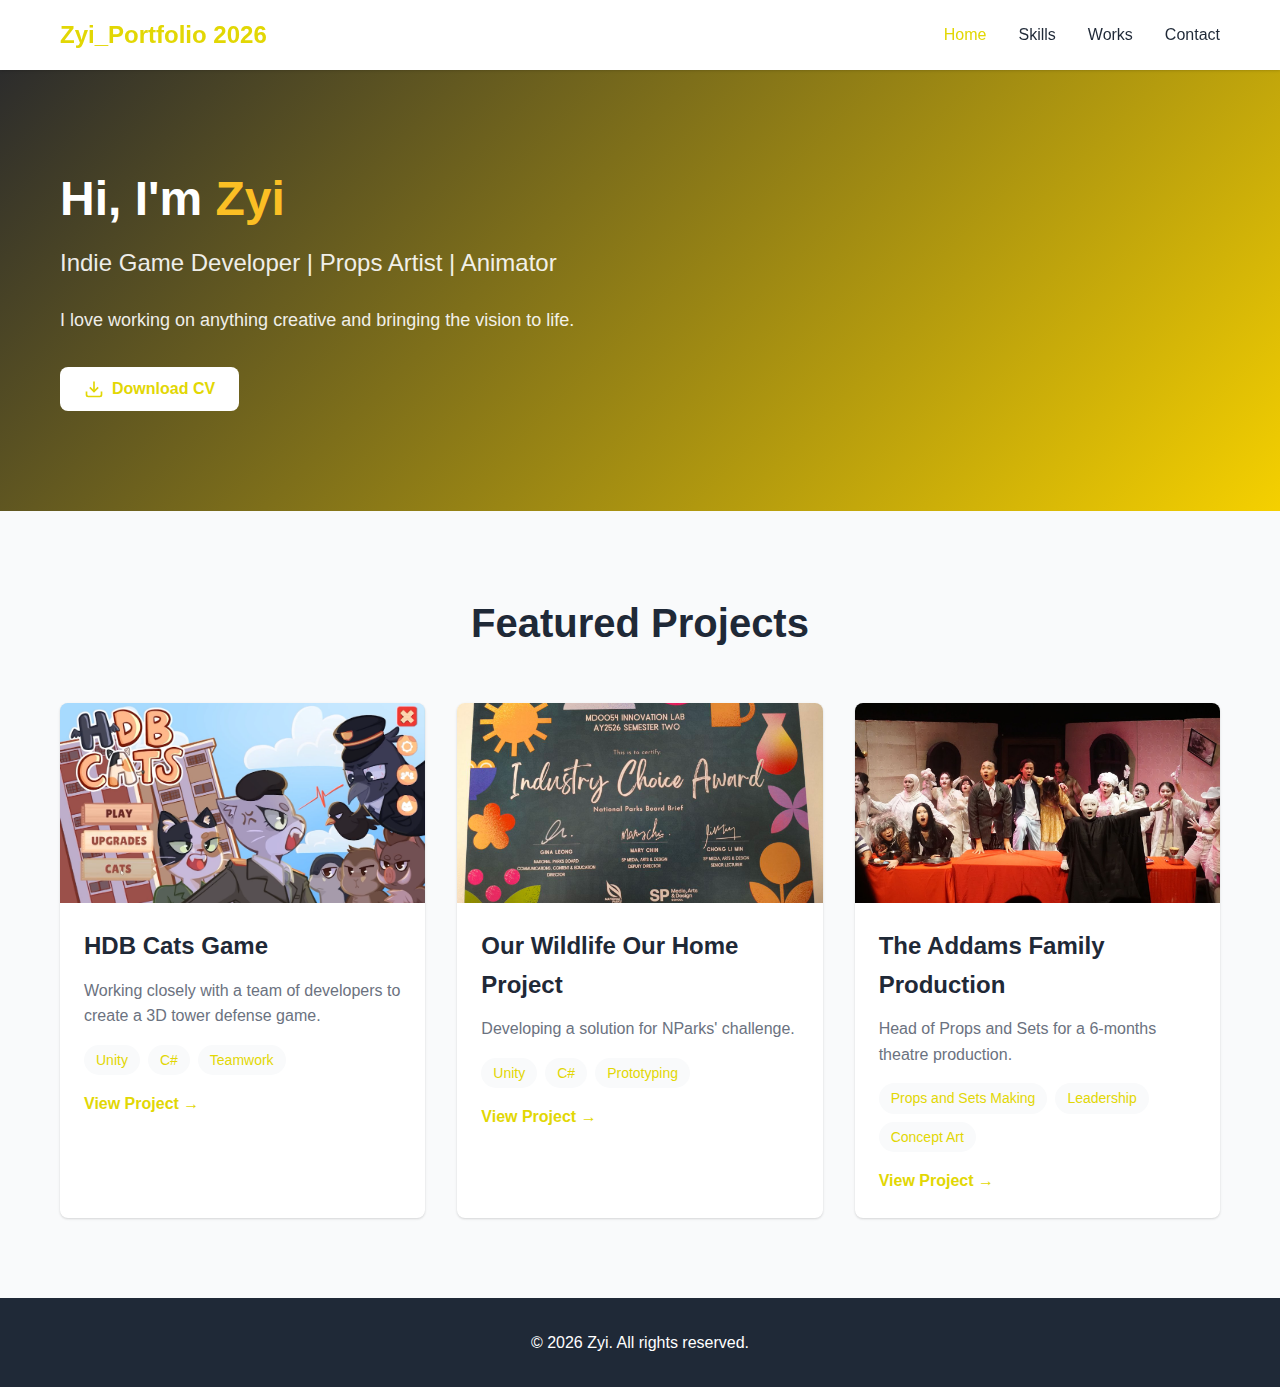
<file: index.html>
<!DOCTYPE html>
<html lang="en">
<head>
    <meta charset="UTF-8">
    <meta name="viewport" content="width=device-width, initial-scale=1.0">
    <title>Zyi_Portfolio 2026</title>
    <link rel="stylesheet" href="styles.css">
</head>
<body>
    <!-- Navigation -->
    <nav class="navbar">
        <div class="nav-container">
            <a href="index.html" class="logo">Zyi_Portfolio 2026</a>
            <button class="nav-toggle" id="navToggle">
                <span></span>
                <span></span>
                <span></span>
            </button>
            <ul class="nav-menu" id="navMenu">
                <li><a href="index.html" class="nav-link active">Home</a></li>
                <li><a href="skills.html" class="nav-link">Skills</a></li>
                <li><a href="works.html" class="nav-link">Works</a></li>
                <li><a href="contact.html" class="nav-link">Contact</a></li>
            </ul>
        </div>
    </nav>

    <!-- Hero/About Section -->
    <section class="hero">
        <div class="container">
            <div class="hero-content">
                <h1 class="hero-title">Hi, I'm <span class="highlight">Zyi</span></h1>
                <p class="hero-subtitle">Indie Game Developer | Props Artist | Animator</p>
                <p class="hero-description">
                    I love working on anything creative and bringing the vision to life.
                </p>
                <button class="btn btn-primary" id="downloadResume">
                    <svg class="btn-icon" width="20" height="20" viewBox="0 0 24 24" fill="none" stroke="currentColor" stroke-width="2">
                        <path d="M21 15v4a2 2 0 0 1-2 2H5a2 2 0 0 1-2-2v-4"></path>
                        <polyline points="7 10 12 15 17 10"></polyline>
                        <line x1="12" y1="15" x2="12" y2="3"></line>
                    </svg>
                    Download CV
                </button>
            </div>
        </div>
    </section>

    <!-- Featured Projects Section -->
    <section class="featured-projects">
        <div class="container">
            <h2 class="section-title">Featured Projects</h2>
            <div class="projects-grid">
                <!-- Project 1 -->
                <div class="project-card">
                    <div class="project-image">
                        <div class="placeholder-image"><img src="Assets/HDBCats-1.png" alt="HDB Cats preview"></div>
                    </div>
                    <div class="project-content">
                        <h3 class="project-title">HDB Cats Game</h3>
                        <p class="project-description">
                            Working closely with a team of developers to create a 3D tower defense game.
                        </p>
                        <div class="project-tags">
                            <span class="tag">Unity</span>
                            <span class="tag">C#</span>
                            <span class="tag">Teamwork</span>
                        </div>
                        <a href="works.html#view2" class="project-link">View Project →</a>
                    </div>
                </div>


                <!-- Project 2 -->
                <div class="project-card">
                    <div class="project-image">
                        <div class="placeholder-image"><img src="Assets/ILAB-1.jpg"></div>
                    </div>
                    <div class="project-content">
                        <h3 class="project-title">Our Wildlife Our Home Project</h3>
                        <p class="project-description">
                            Developing a solution for NParks' challenge.
                        </p>
                        <div class="project-tags">
                            <span class="tag">Unity</span>
                            <span class="tag">C#</span>
                            <span class="tag">Prototyping</span>
                        </div>
                        <a href="works.html#view2" class="project-link">View Project →</a>
                    </div>
                </div>

                <!-- Project 3 -->
                <div class="project-card">
                    <div class="project-image">
                        <div class="placeholder-image"><img src="Assets/AddamsFamily-1.jpg"></div>
                    </div>
                    <div class="project-content">
                        <h3 class="project-title">The Addams Family Production</h3>
                        <p class="project-description">
                            Head of Props and Sets for a 6-months theatre production.
                        </p>
                        <div class="project-tags">
                            <span class="tag">Props and Sets Making</span>
                            <span class="tag">Leadership</span>
                            <span class="tag">Concept Art</span>
                        </div>
                        <a href="works.html#view2" class="project-link">View Project →</a>
                    </div>
                </div>
            </div>
        </div>
    </section>

    <!-- Footer -->
    <footer class="footer">
        <div class="container">
            <p>&copy; 2026 Zyi. All rights reserved.</p>
        </div>
    </footer>

    <script src="script.js"></script>
</body>
</html>
</file>
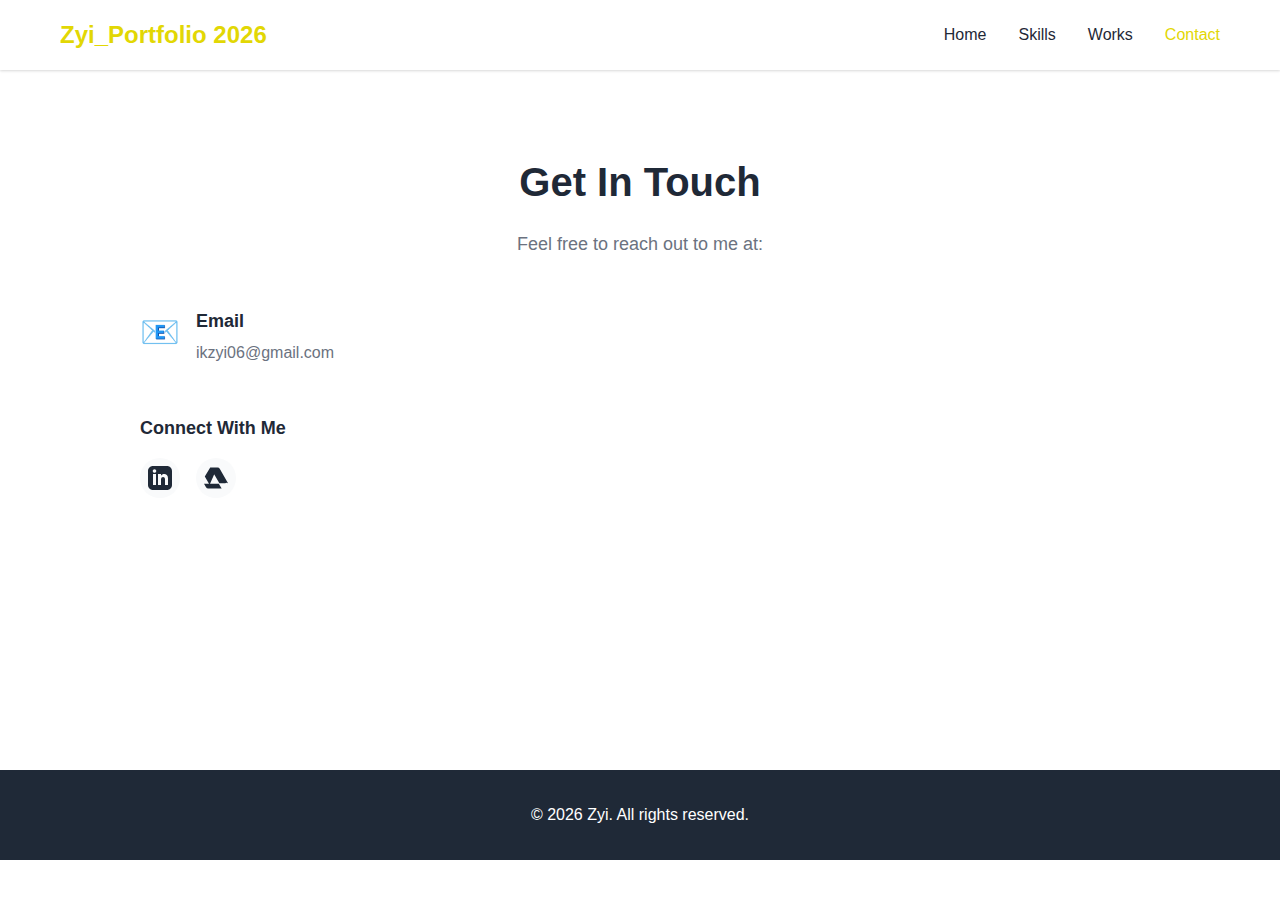
<file: contact.html>
<!DOCTYPE html>
<html lang="en">
<head>
    <meta charset="UTF-8">
    <meta name="viewport" content="width=device-width, initial-scale=1.0">
    <title>Contact - My Portfolio</title>
    <link rel="stylesheet" href="styles.css">
</head>
<body>
    <!-- Navigation -->
    <nav class="navbar">
        <div class="nav-container">
            <a href="index.html" class="logo">Zyi_Portfolio 2026</a>
            <button class="nav-toggle" id="navToggle">
                <span></span>
                <span></span>
                <span></span>
            </button>
            <ul class="nav-menu" id="navMenu">
                <li><a href="index.html" class="nav-link">Home</a></li>
                <li><a href="skills.html" class="nav-link">Skills</a></li>
                <li><a href="works.html" class="nav-link">Works</a></li>
                <li><a href="contact.html" class="nav-link active">Contact</a></li>
            </ul>
        </div>
    </nav>

    <!-- Contact Section -->
    <section class="page-section">
        <div class="container">
            <h1 class="page-title">Get In Touch</h1>
            <p class="page-description">
                Feel free to reach out to me at:
            </p>

            <div class="contact-container">
               
                <!-- Contact Info -->
                <div class="contact-info">
                    <div class="contact-item">
                        <div class="contact-icon">📧</div>
                        <div class="contact-details">
                            <h3>Email</h3>
                            <p>ikzyi06@gmail.com</p>
                        </div>
                    </div>

                    <div class="social-links">
                        <h3>Connect With Me</h3>
                        <div class="social-icons">
                            
                            <a href="https://www.linkedin.com/in/ik-zyi/" class="social-icon" aria-label="LinkedIn">
                                <svg width="24" height="24" viewBox="0 0 24 24" fill="currentColor">
                                    <path d="M19 0h-14c-2.761 0-5 2.239-5 5v14c0 2.761 2.239 5 5 5h14c2.762 0 5-2.239 5-5v-14c0-2.761-2.238-5-5-5zm-11 19h-3v-11h3v11zm-1.5-12.268c-.966 0-1.75-.79-1.75-1.764s.784-1.764 1.75-1.764 1.75.79 1.75 1.764-.783 1.764-1.75 1.764zm13.5 12.268h-3v-5.604c0-3.368-4-3.113-4 0v5.604h-3v-11h3v1.765c1.396-2.586 7-2.777 7 2.476v6.759z"/>
                                </svg>
                            </a>
                            <a href="https://www.artstation.com/ikzhiyi2" class="social-icon" aria-label="ArtStation" target="_blank" rel="noopener noreferrer">
                                <svg width="24" height="24" viewBox="0 0 24 24" fill="currentColor">
                                    <path d="M0 17.723l2.027 3.505h.001a2.424 2.424 0 0 0 2.164 1.333h13.457l-2.792-4.838H0zm24 .025c0-.484-.143-.935-.388-1.314L15.728 2.728A2.424 2.424 0 0 0 13.566 1.4H6.229l9.156 15.849h5.765a2.424 2.424 0 0 1 2.85 0zM13.219 1.4H6.229L.803 10.467l4.781 8.279 7.635-17.346z"/>
                                </svg>
                            </a>
                        </div>
                    </div>
                </div>
            </div>
        </div>
    </section>

    <!-- Footer -->
    <footer class="footer">
        <div class="container">
            <p>&copy; 2026 Zyi. All rights reserved.</p>
        </div>
    </footer>

    <script src="script.js"></script>
</body>
</html>
</file>
<file: styles.css>
/* Reset and Base Styles */
* {
    margin: 0;
    padding: 0;
    box-sizing: border-box;
}

:root {
    --primary-color: #e2d704;
    --primary-dark: #dde546;
    --secondary-color: #09d5c8;
    --text-primary: #1f2937;
    --text-secondary: #6b7280;
    --bg-primary: #ffffff;
    --bg-secondary: #f9fafb;
    --border-color: #e5e7eb;
    --shadow: 0 1px 3px 0 rgba(0, 0, 0, 0.1), 0 1px 2px 0 rgba(0, 0, 0, 0.06);
    --shadow-lg: 0 10px 15px -3px rgba(0, 0, 0, 0.1), 0 4px 6px -2px rgba(0, 0, 0, 0.05);
}

body {
    font-family: -apple-system, BlinkMacSystemFont, 'Segoe UI', 'Roboto', 'Oxygen',
        'Ubuntu', 'Cantarell', 'Fira Sans', 'Droid Sans', 'Helvetica Neue',
        sans-serif;
    line-height: 1.6;
    color: var(--text-primary);
    background-color: var(--bg-primary);
}

.container {
    max-width: 1200px;
    margin: 0 auto;
    padding: 0 20px;
}

/* Navigation */
.navbar {
    background-color: var(--bg-primary);
    box-shadow: var(--shadow);
    position: sticky;
    top: 0;
    z-index: 1000;
}

.nav-container {
    max-width: 1200px;
    margin: 0 auto;
    padding: 1rem 20px;
    display: flex;
    justify-content: space-between;
    align-items: center;
}

.logo {
    font-size: 1.5rem;
    font-weight: 700;
    color: var(--primary-color);
    text-decoration: none;
}

.nav-menu {
    display: flex;
    list-style: none;
    gap: 2rem;
}

.nav-link {
    color: var(--text-primary);
    text-decoration: none;
    font-weight: 500;
    transition: color 0.3s;
}

.nav-link:hover,
.nav-link.active {
    color: var(--primary-color);
}

.nav-toggle {
    display: none;
    flex-direction: column;
    background: none;
    border: none;
    cursor: pointer;
    padding: 0;
}

.nav-toggle span {
    width: 25px;
    height: 3px;
    background-color: var(--text-primary);
    margin: 3px 0;
    transition: 0.3s;
}

/* Hero Section */
.hero {
    padding: 100px 0;
    background: linear-gradient(135deg, #2c2c2c 0%, hsl(51, 100%, 48%) 100%);
    color: white;
}

.hero-content {
    max-width: 800px;
}

.hero-title {
    font-size: 3rem;
    margin-bottom: 1rem;
    line-height: 1.2;
}

.highlight {
    color: #fbbf24;
}

.hero-subtitle {
    font-size: 1.5rem;
    margin-bottom: 1.5rem;
    opacity: 0.9;
}

.hero-description {
    font-size: 1.125rem;
    margin-bottom: 2rem;
    opacity: 0.9;
}

/* Buttons */
.btn {
    display: inline-flex;
    align-items: center;
    gap: 0.5rem;
    padding: 0.75rem 1.5rem;
    font-size: 1rem;
    font-weight: 600;
    border: none;
    border-radius: 0.5rem;
    cursor: pointer;
    transition: all 0.3s;
    text-decoration: none;
}

.btn-primary {
    background-color: white;
    color: var(--primary-color);
}

.btn-primary:hover {
    transform: translateY(-2px);
    box-shadow: var(--shadow-lg);
}

.btn-icon {
    width: 20px;
    height: 20px;
}

/* Featured Projects Section */
.featured-projects {
    padding: 80px 0;
    background-color: var(--bg-secondary);
}

.section-title {
    font-size: 2.5rem;
    text-align: center;
    margin-bottom: 3rem;
    color: var(--text-primary);
}

.projects-grid {
    display: grid;
    grid-template-columns: repeat(auto-fit, minmax(300px, 1fr));
    gap: 2rem;
}

.project-card {
    background-color: var(--bg-primary);
    border-radius: 0.5rem;
    overflow: hidden;
    box-shadow: var(--shadow);
    transition: transform 0.3s, box-shadow 0.3s;
}

.project-card:hover {
    transform: translateY(-5px);
    box-shadow: var(--shadow-lg);
}

.project-image {
    width: 100%;
    height: 200px;
    background-color: var(--border-color);
}

.skills-project-card {
    background-color: var(--bg-primary);
    border-radius: 0.5rem;
    overflow: hidden;
    box-shadow: var(--shadow);
    width: 100%;
    transition: transform 0.3s, box-shadow 0.3s;
}

.skills-project-card:hover {
    transform: translateY(-5px);
    box-shadow: var(--shadow-lg);
}

.skills-project-image {
    width: 100%;
    height: 100px;
    background-color: var(--border-color);
}

.placeholder-image {
    width: 100%;
    height: 100%;
    display: flex;
    align-items: center;
    justify-content: center;
    color: var(--text-secondary);
    font-weight: 500;
}

.placeholder-image img {
    width: 100%;
    height: 100%;
    object-fit: cover;
    object-position: center;
    display: block;
}

.project-content {
    padding: 1.5rem;
}

.project-title {
    font-size: 1.5rem;
    margin-bottom: 0.75rem;
    color: var(--text-primary);
}

.project-description {
    color: var(--text-secondary);
    margin-bottom: 1rem;
    line-height: 1.6;
}

.project-tags {
    display: flex;
    flex-wrap: wrap;
    gap: 0.5rem;
    margin-bottom: 1rem;
}

.tag {
    padding: 0.25rem 0.75rem;
    background-color: var(--bg-secondary);
    color: var(--primary-color);
    border-radius: 1rem;
    font-size: 0.875rem;
    font-weight: 500;
}

.project-link {
    color: var(--primary-color);
    text-decoration: none;
    font-weight: 600;
    transition: color 0.3s;
}

.project-link:hover {
    color: var(--primary-dark);
}

/* Page Section (for Skills, Works, Contact) */
.page-section {
    padding: 80px 0;
    min-height: calc(100vh - 200px);
}

.page-title {
    font-size: 2.5rem;
    margin-bottom: 1rem;
    text-align: center;
}

.page-description {
    text-align: center;
    color: var(--text-secondary);
    font-size: 1.125rem;
    margin-bottom: 3rem;
    max-width: 600px;
    margin-left: auto;
    margin-right: auto;
}

/* Skills Page */
.skills-container {
    display: flex;
    flex-direction: column;
    gap: 3rem;
}

.skill-category {
    background-color: var(--bg-primary);
    padding: 2rem;
    border-radius: 0.5rem;
    box-shadow: var(--shadow);
}
.skill-category-big-three {
    padding: 2rem;
    border-radius: 0.5rem;
}

.category-title {
    font-size: 1.75rem;
    margin-bottom: 1.5rem;
    color: var(--primary-color);
}

.big3skillscategory-title {
    font-size: 1.75rem;
    margin-bottom: 1.5rem;
    color: var(--primary-color);
    text-align: center;
}


.skills-grid {
    display: grid;
    grid-template-columns: repeat(auto-fit, minmax(250px, 1fr));
    gap: 1.5rem;
}

.skill-item {
    text-align: center;
}

.skill-icon {
    font-size: 2.5rem;
    margin-bottom: 0.5rem;
}

.skill-item h3 {
    font-size: 1.125rem;
    margin-bottom: 0.75rem;
    color: var(--text-primary);
}

.skill-bar {
    width: 100%;
    height: 8px;
    background-color: var(--border-color);
    border-radius: 4px;
    overflow: hidden;
}

.skill-progress {
    height: 100%;
    background: linear-gradient(90deg, var(--primary-color), var(--secondary-color));
    border-radius: 4px;
    transition: width 1s ease-in-out;
}

/* Works Page - Filter Buttons */
.filter-buttons {
    display: flex;
    justify-content: center;
    flex-wrap: wrap;
    gap: 1rem;
    margin-bottom: 3rem;
}

.filter-btn {
    padding: 0.5rem 1.5rem;
    background-color: var(--bg-secondary);
    color: var(--text-primary);
    border: 2px solid transparent;
    border-radius: 2rem;
    cursor: pointer;
    font-weight: 500;
    transition: all 0.3s;
}

.filter-btn:hover,
.filter-btn.active {
    background-color: var(--primary-color);
    color: white;
    border-color: var(--primary-color);
}

/* Contact Page */
.contact-container {
    display: grid;
    grid-template-columns: 1fr 1fr;
    gap: 3rem;
    max-width: 1000px;
    margin: 0 auto;
}

.contact-form-wrapper {
    background-color: var(--bg-primary);
    padding: 2rem;
    border-radius: 0.5rem;
    box-shadow: var(--shadow);
}

.contact-form {
    display: flex;
    flex-direction: column;
    gap: 1.5rem;
}

.form-group {
    display: flex;
    flex-direction: column;
}

.form-group label {
    margin-bottom: 0.5rem;
    font-weight: 500;
    color: var(--text-primary);
}

.form-group input,
.form-group textarea {
    padding: 0.75rem;
    border: 2px solid var(--border-color);
    border-radius: 0.375rem;
    font-size: 1rem;
    transition: border-color 0.3s;
    font-family: inherit;
}

.form-group input:focus,
.form-group textarea:focus {
    outline: none;
    border-color: var(--primary-color);
}

.contact-info {
    display: flex;
    flex-direction: column;
    gap: 2rem;
}

.contact-item {
    display: flex;
    gap: 1rem;
    align-items: flex-start;
}

.contact-icon {
    font-size: 2rem;
    flex-shrink: 0;
}

.contact-details h3 {
    font-size: 1.125rem;
    margin-bottom: 0.25rem;
    color: var(--text-primary);
}

.contact-details p {
    color: var(--text-secondary);
}

.social-links {
    margin-top: 1rem;
}

.social-links h3 {
    font-size: 1.125rem;
    margin-bottom: 1rem;
    color: var(--text-primary);
}

.social-icons {
    display: flex;
    gap: 1rem;
}

.social-icon {
    display: flex;
    align-items: center;
    justify-content: center;
    width: 40px;
    height: 40px;
    background-color: var(--bg-secondary);
    color: var(--text-primary);
    border-radius: 50%;
    transition: all 0.3s;
}

.social-icon:hover {
    background-color: var(--primary-color);
    color: white;
    transform: translateY(-3px);
}

/* Footer */
.footer {
    background-color: var(--text-primary);
    color: white;
    padding: 2rem 0;
    text-align: center;
    margin-top: auto;
}

/* Responsive Design */
@media (max-width: 768px) {
    .nav-menu {
        position: fixed;
        left: -100%;
        top: 70px;
        flex-direction: column;
        background-color: var(--bg-primary);
        width: 100%;
        text-align: center;
        transition: 0.3s;
        box-shadow: var(--shadow-lg);
        padding: 2rem 0;
        gap: 0;
    }

    .nav-menu li {
        padding: 1rem 0;
    }

    .nav-menu.active {
        left: 0;
    }

    .nav-toggle {
        display: flex;
    }

    .hero {
        padding: 60px 0;
    }

    .hero-title {
        font-size: 2rem;
    }

    .hero-subtitle {
        font-size: 1.25rem;
    }

    .hero-description {
        font-size: 1rem;
    }

    .section-title,
    .page-title {
        font-size: 2rem;
    }

    .projects-grid {
        grid-template-columns: 1fr;
    }

    .contact-container {
        grid-template-columns: 1fr;
    }

    .skills-grid {
        grid-template-columns: 1fr;
    }
}

@media (max-width: 480px) {
    .hero-title {
        font-size: 1.75rem;
    }

    .section-title,
    .page-title {
        font-size: 1.75rem;
    }

    .filter-buttons {
        justify-content: flex-start;
    }
}

.card {
  width: 300px;
  height: 500px;
  perspective: 1000px;
  position: relative;
  cursor: pointer;
}

.card .front
{
    width: 100%;
    height: 100%;
    position: absolute;
    backface-visibility: hidden;
    transition: transform 0.6s;
    justify-content: center;
    align-items: center;
    text-align:center;
    display: flex;
    flex-direction: column;
    /*background-image: url('Assets/GameDev.jpg');*/
    /*background-color: var(--border-color);
    background-size: cover;
    border-radius: 50px; /* Rounded corners with 50px radius */
}

.card .front img
{
    width: 100%;
    height: 100%;
    object-fit: contain;
    object-position: center;
    display: block;
}


.card .back {
  width: 100%;
  height: 100%;
  position: absolute;
  backface-visibility: hidden;
  transition: transform 0.6s;
  display: flex;
  flex-direction: column;
  justify-content: center;
  align-items: center;
  text-align: center;
  
}



.card .back {
  /*background: linear-gradient(to bottom, #ffffff76, #62626254); /* Linear gradient background */
  opacity: 0.8; /* 80% opacity */
  border-radius: 50px; /* Rounded corners with 50px radius */
  transform: rotateY(180deg);
  color: #fff; /* Text color for the back */
}

/* Flip effect */
.card:hover .front {
    
    transform: translateY(-5px);
    box-shadow: var(--shadow-lg);
}

.card.active .front{
    transform: rotateY(180deg);
}

.card.active .back{
  transform: rotateY(360deg);
}

.card h2 {
  color: rgb(0, 0, 0);
  text-align: middle; /* Centers the text */
  font-size: 30px; /* Adjusts the font size */
  font-weight: bold;
  margin-left: 50px;
  margin-right: 50px;
  font-family: 'Funnel Display', Arial, sans-serif; /* You can choose any font you prefer */
  margin-top: -20%;
}

.card h1 {
  text-align: left; /* Centers the text */
  font-size: 15px; /* Adjusts the font size */
  font-weight: normal;
  margin-left: 50px;
  margin-right: 50px;
  font-family: 'Funnel Display', Arial, sans-serif; /* You can choose any font you prefer */
}

.card .highlight {
  color: white; /* Choose a color that matches your theme */
  font-weight: bold; /* Makes the text bold */
}

/* ============================================
   IMAGE GALLERY STYLES
   ============================================ */

/* Featured Projects Grid */
.featured-projects-grid {
    display: grid;
    grid-template-columns: repeat(auto-fit, minmax(350px, 1fr));
    gap: 2.5rem;
    margin-top: 2rem;
}

.featured-project-section {
    width: 100%;
}

.project-gallery-card {
    background: var(--bg-primary);
    border-radius: 0.75rem;
    overflow: hidden;
    box-shadow: var(--shadow);
    transition: all 0.3s ease;
    cursor: pointer;
}

.project-gallery-card:hover {
    transform: translateY(-8px);
    box-shadow: var(--shadow-lg);
}

.project-gallery-preview {
    position: relative;
    height: 280px;
    overflow: hidden;
    background: var(--border-color);
}

.gallery-preview-images {
    width: 100%;
    height: 100%;
}

.gallery-preview-images img {
    width: 100%;
    height: 100%;
    object-fit: cover;
    transition: transform 0.3s ease;
}

.project-gallery-card:hover .gallery-preview-images img {
    transform: scale(1.05);
}

.gallery-overlay-icon {
    position: absolute;
    top: 0;
    left: 0;
    right: 0;
    bottom: 0;
    background: var(--primary-color);
    display: flex;
    flex-direction: column;
    align-items: center;
    justify-content: center;
    opacity: 0;
    transition: opacity 0.3s ease;
    color: white;
}

.project-gallery-card:hover .gallery-overlay-icon {
    opacity: 1;
}

.gallery-overlay-icon svg {
    margin-bottom: 0.5rem;
}

.gallery-overlay-icon p {
    font-weight: 600;
    font-size: 1rem;
}

.project-gallery-info {
    padding: 1.5rem;
}

.project-gallery-info h3 {
    font-size: 1.5rem;
    color: var(--text-primary);
    margin-bottom: 0.5rem;
}

.project-gallery-info p {
    color: var(--text-secondary);
    margin-bottom: 1rem;
    line-height: 1.5;
}

.project-mini-tags {
    display: flex;
    flex-wrap: wrap;
    gap: 0.5rem;
}

.mini-tag {
    padding: 0.25rem 0.75rem;
    background-color: var(--bg-secondary);
    color: var(--primary-color);
    border-radius: 1rem;
    font-size: 0.875rem;
    font-weight: 500;
}

/* Gallery Modal */
.gallery-modal {
    display: none;
    position: fixed;
    top: 0;
    left: 0;
    width: 100%;
    height: 100%;
    z-index: 2000;
    animation: fadeIn 0.3s ease;
}

.gallery-modal.active {
    display: block;
}

@keyframes fadeIn {
    from { opacity: 0; }
    to { opacity: 1; }
}

.gallery-overlay {
    position: absolute;
    top: 0;
    left: 0;
    width: 100%;
    height: 100%;
    background: rgba(0, 0, 0, 0.9);
}

.gallery-container {
    position: relative;
    width: 100%;
    height: 100%;
    display: flex;
    align-items: center;
    justify-content: center;
    padding: 2rem;
}

.gallery-close {
    position: absolute;
    top: 1rem;
    right: 1rem;
    background: rgba(255, 255, 255, 0.1);
    border: none;
    color: white;
    font-size: 2.5rem;
    width: 50px;
    height: 50px;
    border-radius: 50%;
    cursor: pointer;
    display: flex;
    align-items: center;
    justify-content: center;
    transition: all 0.3s ease;
    z-index: 2001;
    line-height: 1;
    padding: 0;
}

.gallery-close:hover {
    background: rgba(255, 255, 255, 0.2);
    transform: rotate(90deg);
}

.gallery-content {
    display: grid;
    grid-template-columns: 2fr 1fr;
    gap: 2rem;
    width: 100%;
    max-width: 1400px;
    height: 90%;
    background: white;
    border-radius: 1rem;
    overflow: hidden;
}

.gallery-viewer {
    position: relative;
    display: flex;
    align-items: center;
    justify-content: center;
    background: #000;
    padding: 1rem;
    min-height: 0; /* Prevent flex overflow issues */
    overflow: hidden; /* Prevent content from pushing arrows */
}

.gallery-image-container {
    position: relative;
    width: 100%;
    height: 100%;
    display: flex;
    align-items: center;
    justify-content: center;
    min-height: 0; /* Prevent flex overflow issues */
}

.gallery-image-container img {
    max-width: 100%;
    max-height: 100%;
    width: auto;
    height: auto;
    object-fit: contain;
    border-radius: 0.5rem;
    display: block; /* Prevent inline spacing issues */
}

.gallery-counter {
    position: absolute;
    bottom: 1rem;
    left: 50%;
    transform: translateX(-50%);
    background: rgba(0, 0, 0, 0.7);
    color: white;
    padding: 0.5rem 1rem;
    border-radius: 2rem;
    font-size: 0.875rem;
    font-weight: 500;
}

.gallery-arrow {
    position: absolute;
    top: 50%;
    transform: translateY(-50%);
    background: rgba(255, 255, 255, 0.9);
    border: none;
    width: 50px;
    height: 50px;
    border-radius: 50%;
    cursor: pointer;
    display: flex;
    align-items: center;
    justify-content: center;
    transition: all 0.3s ease;
    z-index: 10;
}

.gallery-arrow:hover {
    background: white;
    transform: translateY(-50%) scale(1.1);
}

.gallery-prev {
    left: 1rem;
}

.gallery-next {
    right: 1rem;
}

.gallery-arrow svg {
    color: var(--text-primary);
}

.gallery-description {
    padding: 2rem;
    overflow-y: auto;
    background: var(--bg-primary);
    display: flex;
    flex-direction: column;
    min-height: 0; /* Prevent flex overflow */
}

.gallery-description h2 {
    font-size: 2rem;
    color: var(--text-primary);
    margin-bottom: 1rem;
    flex-shrink: 0; /* Don't let title shrink */
}

.gallery-tags {
    display: flex;
    flex-wrap: wrap;
    gap: 0.5rem;
    margin-bottom: 1.5rem;
    flex-shrink: 0; /* Don't let tags shrink */
}

.gallery-tag {
    padding: 0.375rem 0.875rem;
    background-color: var(--bg-secondary);
    color: var(--primary-color);
    border-radius: 1rem;
    font-size: 0.875rem;
    font-weight: 500;
}

.gallery-text {
    color: var(--text-secondary);
    line-height: 1.8;
    margin-bottom: 1.5rem;
    flex: 1 1 auto; /* Allow to grow but also shrink if needed */
    overflow-y: auto; /* Make only text scrollable */
    min-height: 0; /* Prevent flex overflow */
}

.gallery-external-link {
    display: inline-flex !important; /* Force visibility with !important */
    align-items: center;
    gap: 0.5rem;
    padding: 0.875rem 1.5rem;
    background: var(--primary-color);
    color: white;
    text-decoration: none;
    border-radius: 0.5rem;
    font-weight: 600;
    transition: all 0.3s ease;
    align-self: flex-start;
    flex-shrink: 0; /* Never let button shrink */
    margin-top: auto; /* Push to bottom if space available */
}

.gallery-external-link:hover {
    background: var(--primary-dark);
    transform: translateY(-2px);
    box-shadow: var(--shadow-lg);
}

/* Responsive Design for Gallery */
@media (max-width: 1024px) {
    .gallery-content {
        grid-template-columns: 1fr;
        grid-template-rows: 2fr 1fr;
    }
    
    .gallery-description {
        max-height: 40vh;
    }
}

@media (max-width: 768px) {
    .featured-projects-grid {
        grid-template-columns: 1fr;
        gap: 2rem;
    }
    
    .gallery-container {
        padding: 1rem;
    }
    
    .gallery-content {
        height: 95%;
        grid-template-rows: 1.5fr 1fr;
    }
    
    .gallery-close {
        width: 40px;
        height: 40px;
        font-size: 2rem;
    }
    
    .gallery-arrow {
        width: 40px;
        height: 40px;
    }
    
    .gallery-description {
        padding: 1.5rem;
    }
    
    .gallery-description h2 {
        font-size: 1.5rem;
    }
}

@media (max-width: 480px) {
    .gallery-arrow {
        width: 35px;
        height: 35px;
    }
    
    .gallery-prev {
        left: 0.5rem;
    }
    
    .gallery-next {
        right: 0.5rem;
    }
    
    .project-gallery-preview {
        height: 220px;
    }
}
</file>
